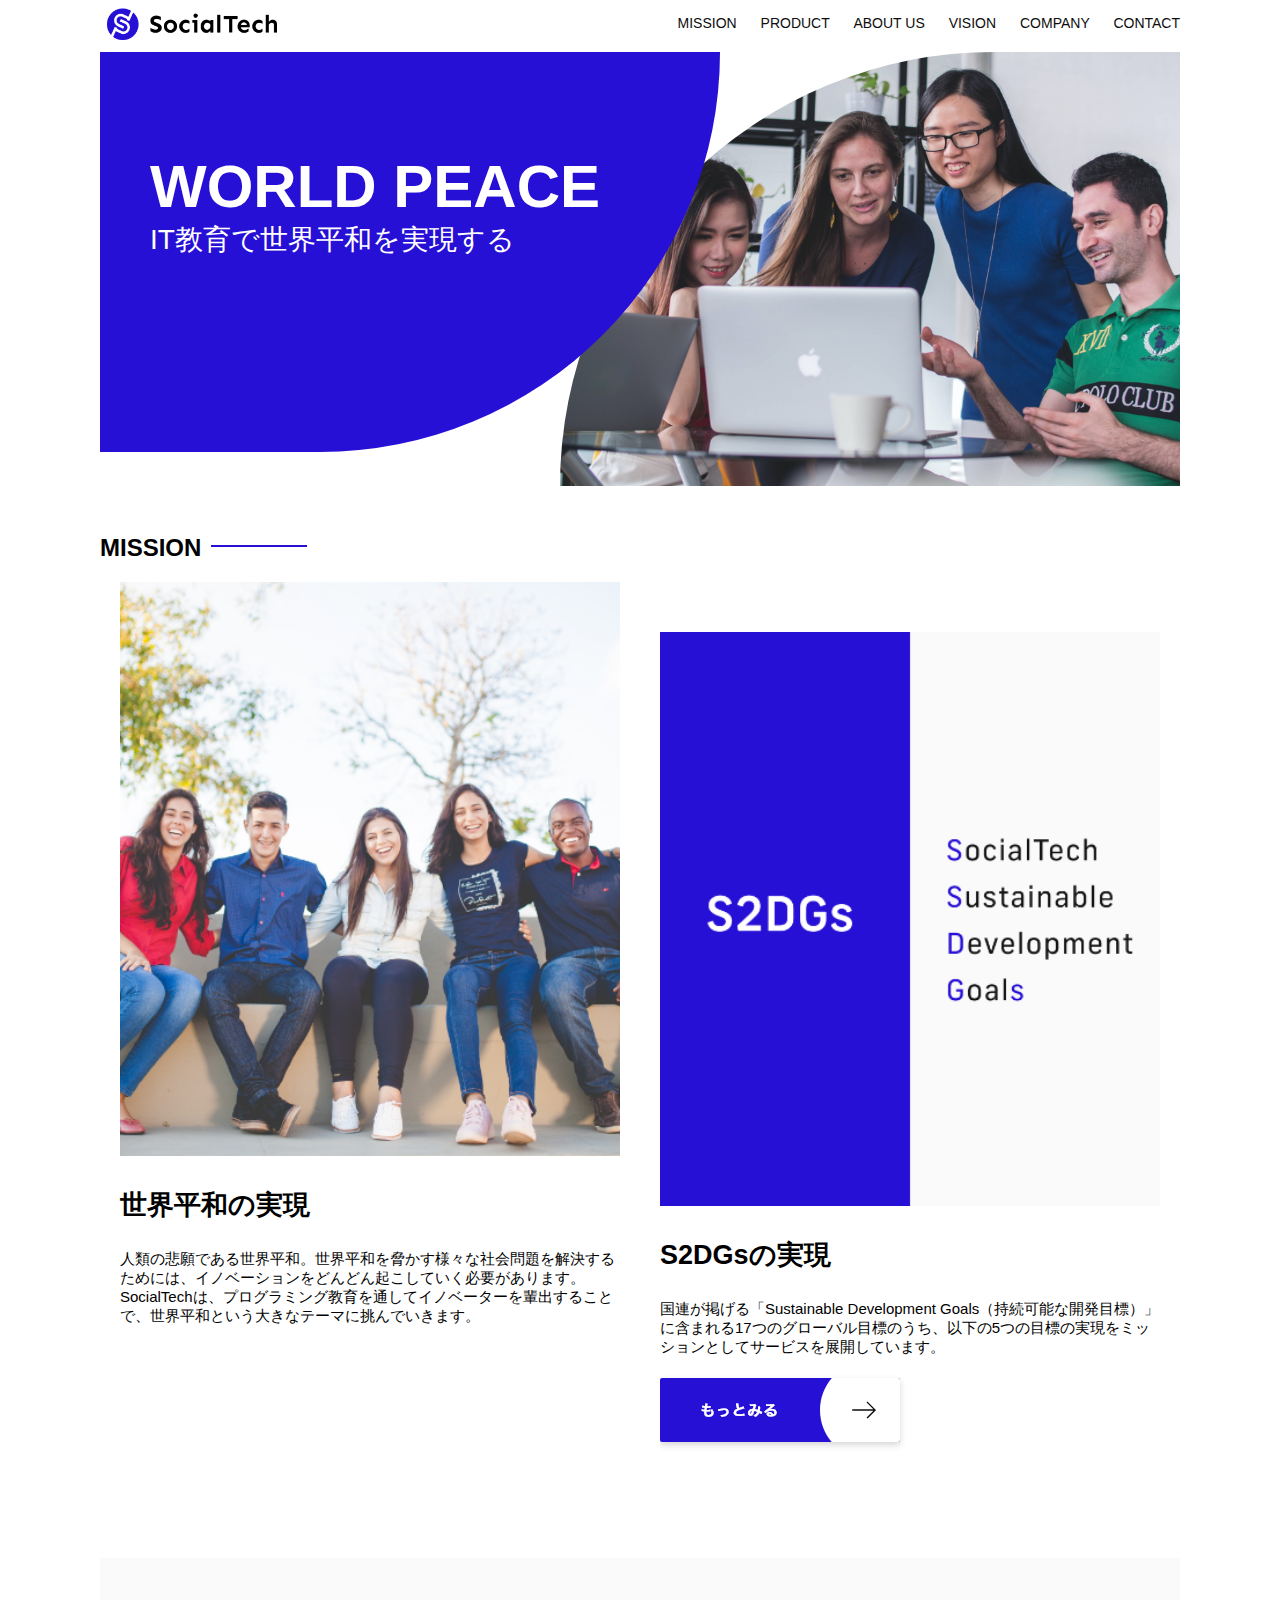
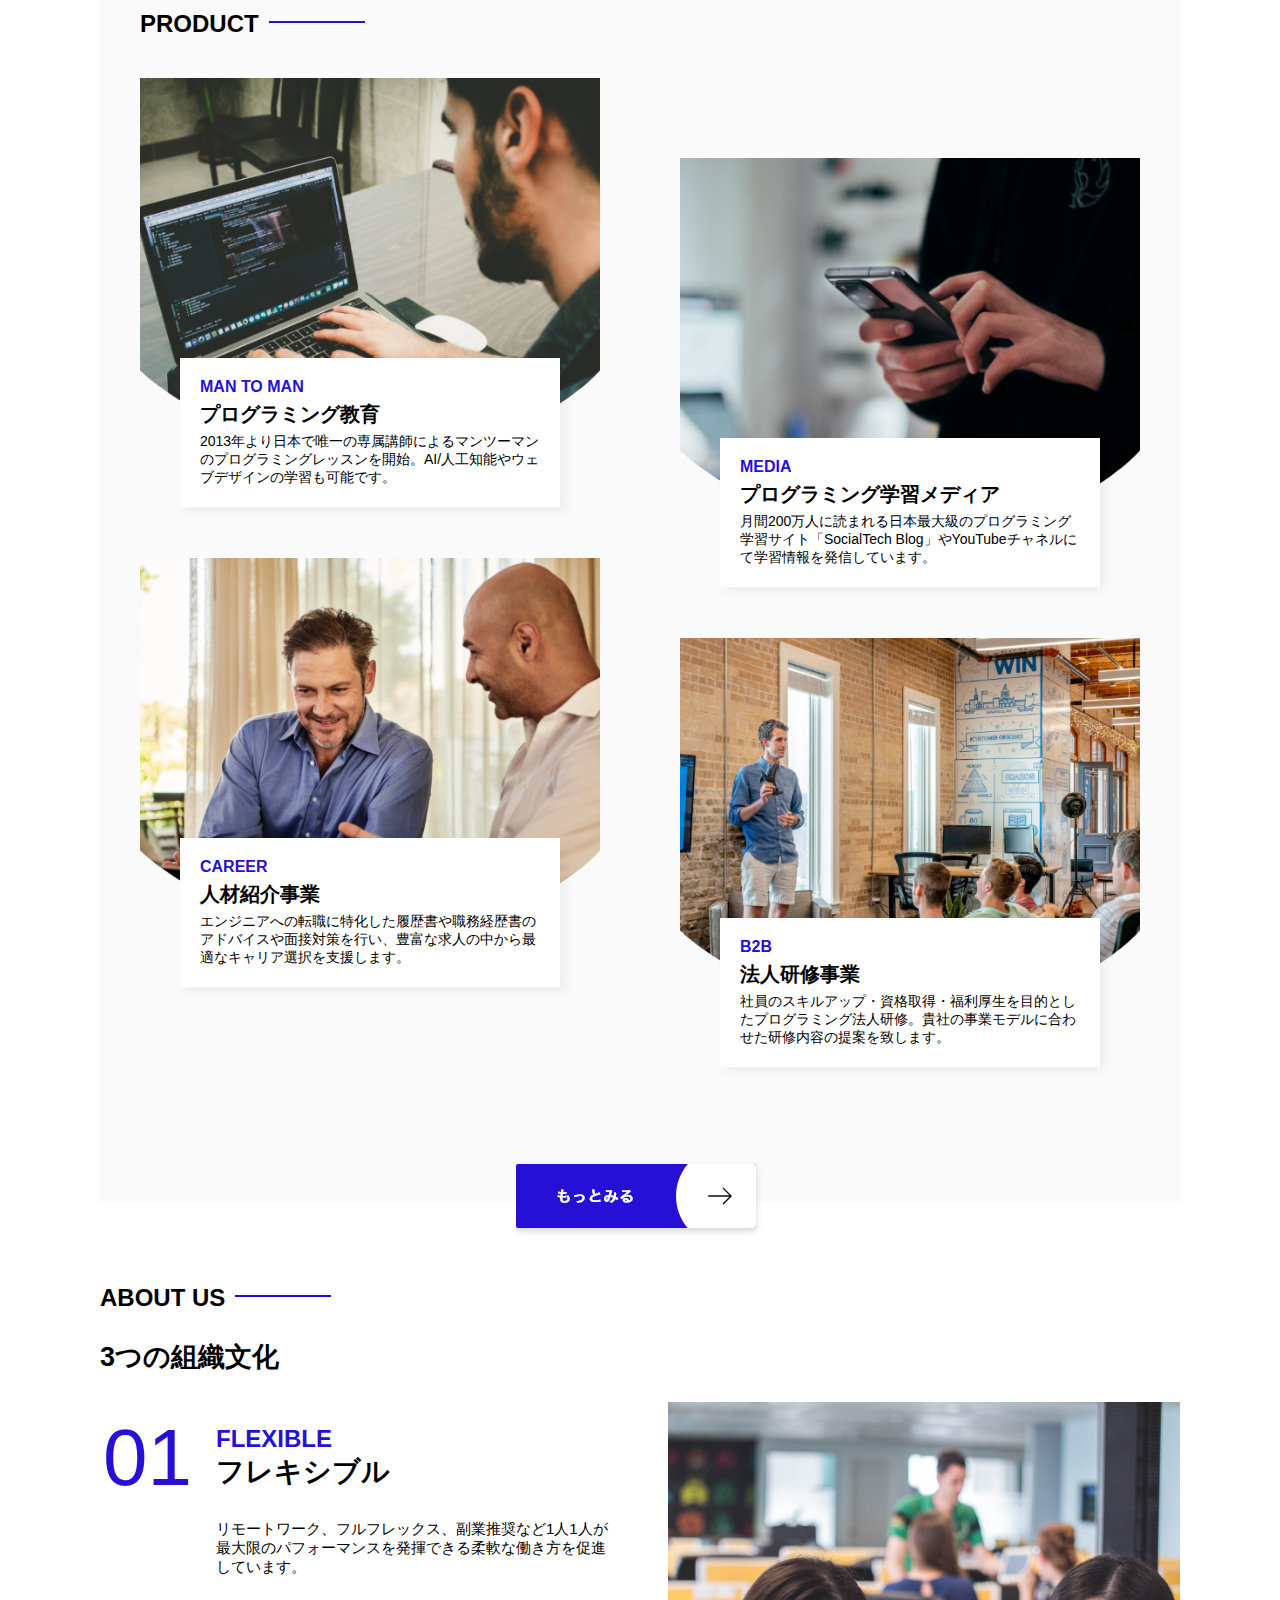
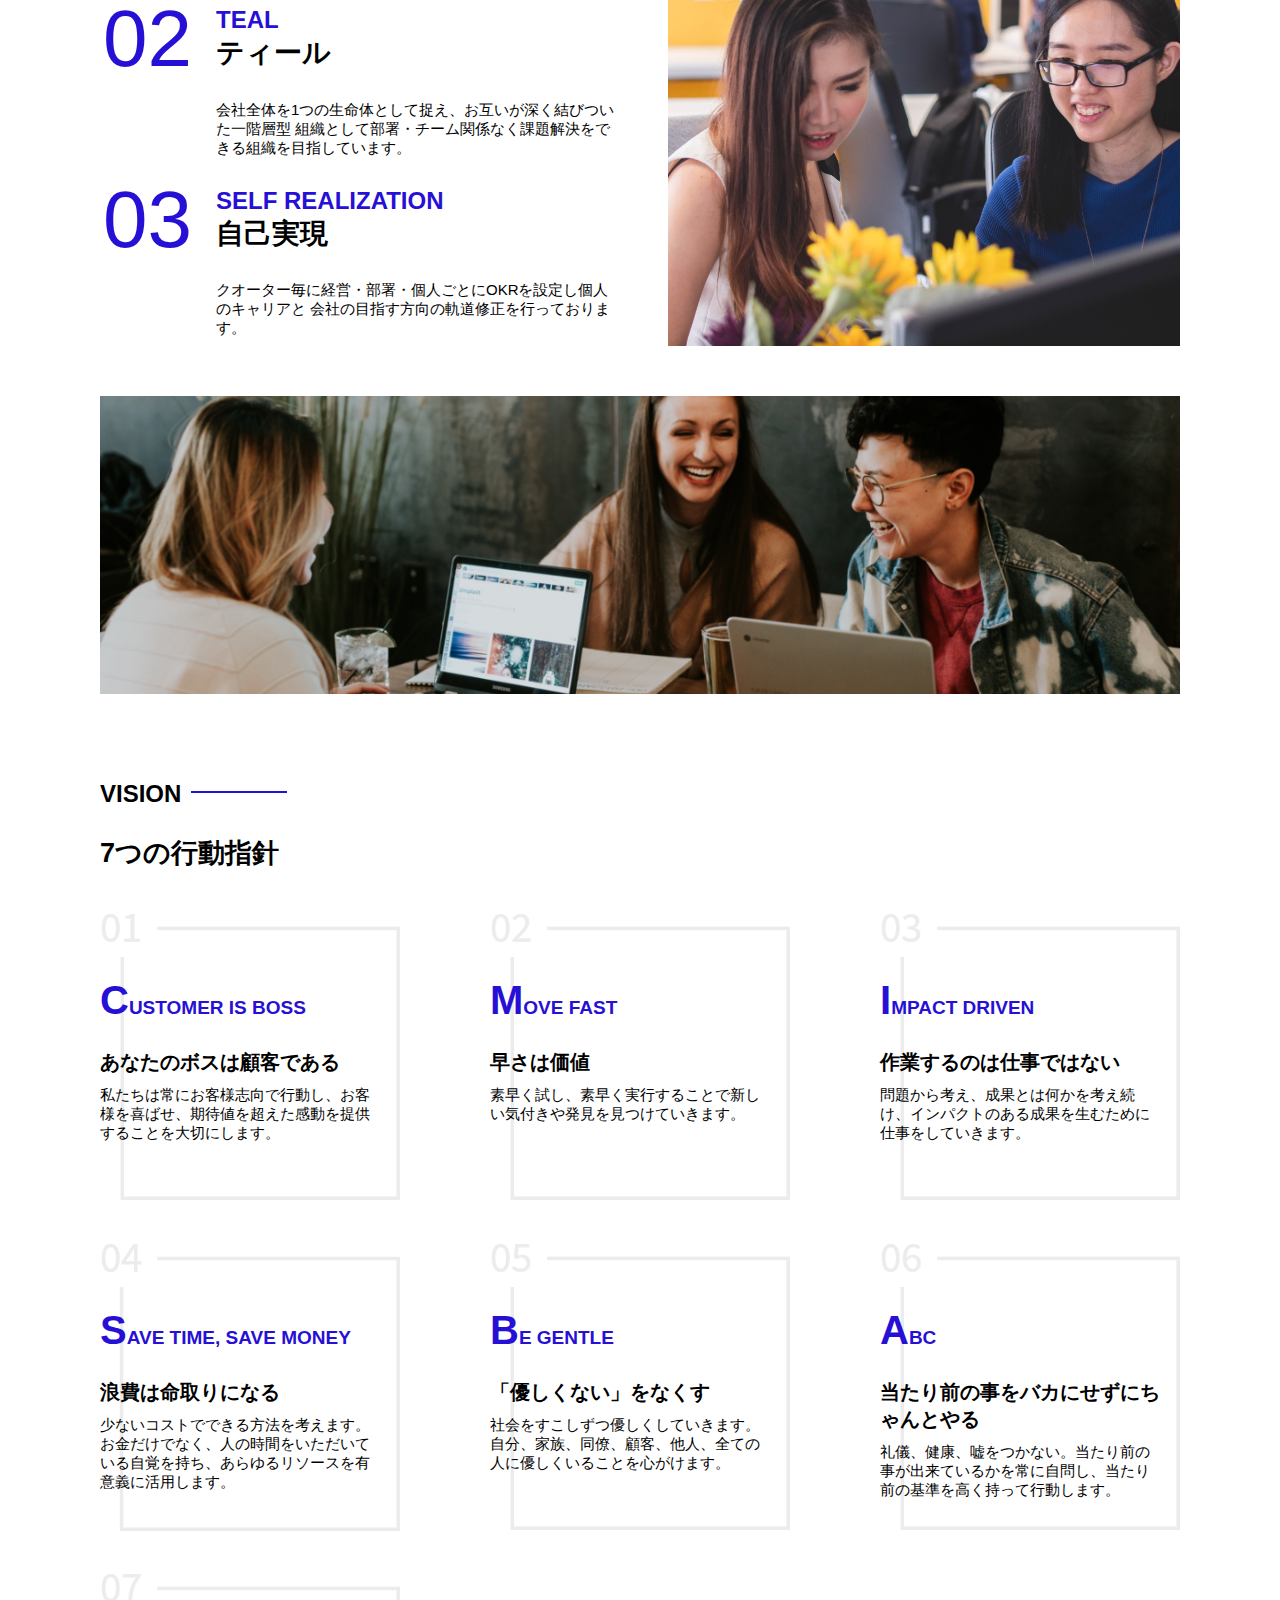
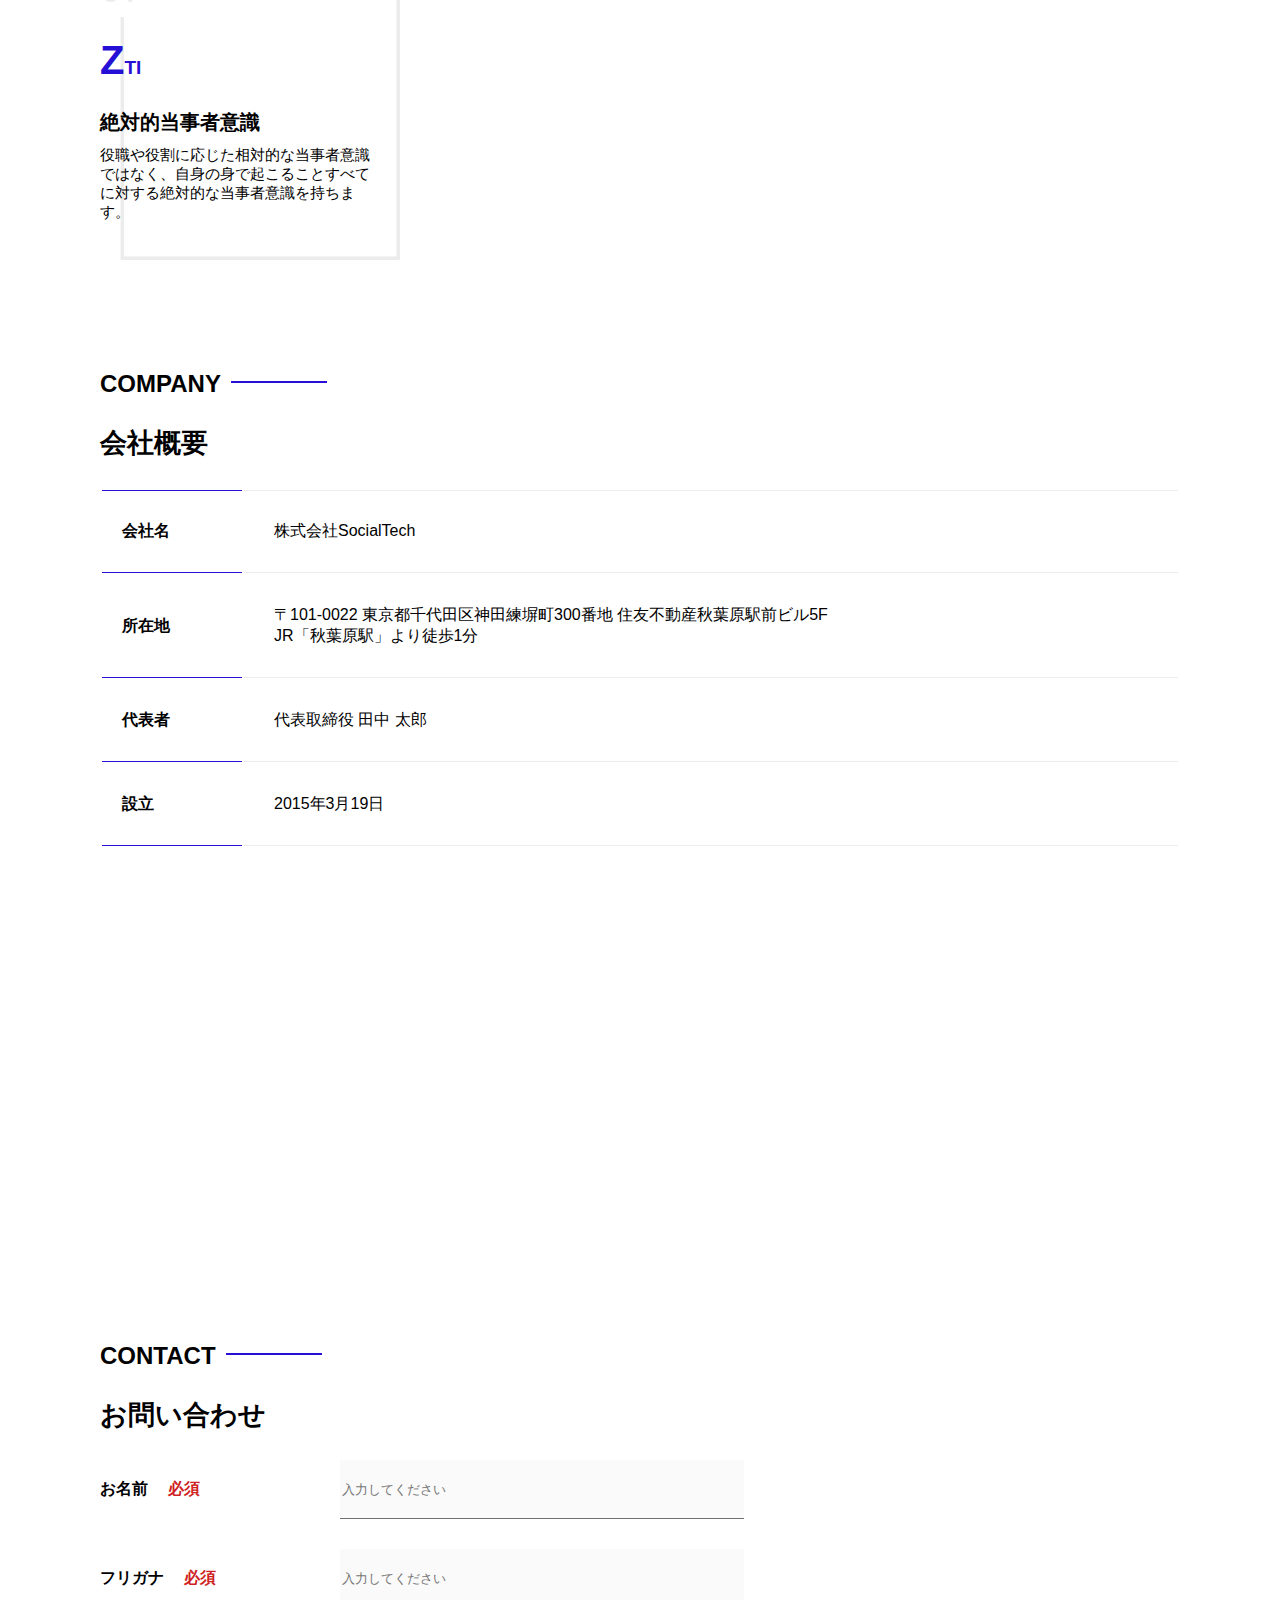
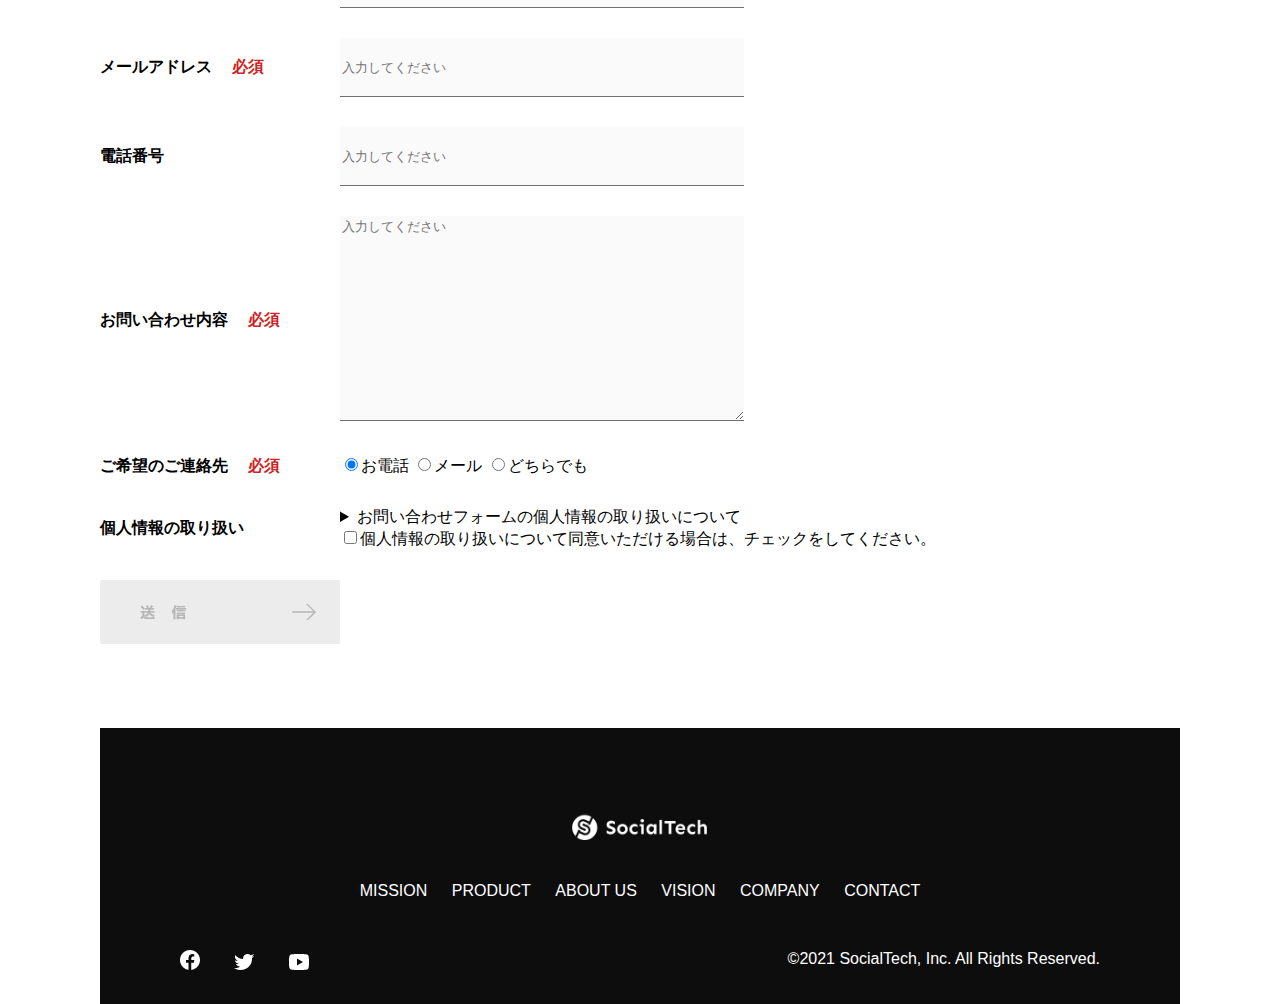
<file: index.html>
<!DOCTYPE html>
<html lang="ja">
<head>
    <title>SocialTech</title>
    <meta charset="UTF-8">
    <meta name="description" content="SocialTechはEdTech業界のリーディングカンパニーを目指します。">
    <meta name="viewport" content="width=device-width, initial-scale=1.0">
    <link rel="stylesheet" href="style.css">
</head>
<body>  
    <!--ヘッダー-->
    <header>    
        <!--ロゴ-->    
        <a href="index.html" id="logo"><img src="images/logo.png" alt="トップページに戻る"></a>
    
         <!--PC用ナビゲーション-->
         <nav id="nav-pc">
            <a href="mission.html">MISSION</a>
            <a href="product.html">PRODUCT</a>
            <a href="index.html#aboutus">ABOUT US</a>
            <a href="index.html#vision">VISION</a>
            <a href="index.html#company">COMPANY</a>
            <a href="index.html#contact">CONTACT</a>
         </nav>
         <!--スマホ用メニューボタン-->
        <img id="menu-sp" src="images/button-menu.png" alt="ナビゲーションを開く" onclick="document.getElementById('nav-sp').style.display = 'block'">   
        
        <!--スマホ用ナビゲーション-->
        <nav id="nav-sp">
            <img id="close" src="images/button-close.png" alt="ナビゲーションを閉じる"  onclick="document.getElementById('nav-sp').style.display = 'none'">
            <a id="logo-sp" href="index.html" onclick="document.getElementById('nav-sp').style.display = 'none'">
                <img src="images/logo-sp.png" alt="トップページに戻る"></a>
            <a href="mission.html" class="menu" onclick="document.getElementById('nav-sp').style.display = 'none'">MISSION</a>
            <a href="product.html" class="menu" onclick="document.getElementById('nav-sp').style.display = 'none'">PRODUCT</a>
            <a href="index.html#aboutus" class="menu" onclick="document.getElementById('nav-sp').style.display = 'none'">ABOUT US</a>
            <a href="index.html#vision" class="menu" onclick="document.getElementById('nav-sp').style.display = 'none'">VISION</a>
            <a href="index.html#company" class="menu" onclick="document.getElementById('nav-sp').style.display = 'none'">COMPANY</a>
            <a href="index.html#contact" class="menu" onclick="document.getElementById('nav-sp').style.display = 'none'">CONTACT</a>
            <div id="sns">
                <a href="https://www.facebook.com/sejuku2013"><img src="images/button-facebook.png" alt="Facebookのリンク"></a>
                <a href="https://twitter.com/samuraijuku"><img src="images/button-twitter.png" alt="Twitterのリンク"></a>
                <a href="https://www.youtube.com/channel/UCCFOQO5aDK0xXam4cUQXT8g"><img src="images/button-youtube.png" alt="Youtubeのリンク"></a>
            </div>
        </nav>
    </header>
    <main>
        <article>
            <!--メインビジュアル-->
            <section id="main-visual">
                <div id="main-message">
                    <h1>WORLD PEACE</h1>
                    <p>IT教育で世界平和を実現する</p>
                </div>
                <img src="images/index/index-main.png" alt="PCの周りに集まる多国籍の仲間たち">
            </section>
            <section id="mission">
                <h2 class="index-h2">MISSION</h2>
                <div id="mission-flex">
                  <div>
                    <img id="mission-photo" src="images/index/index-mission.png" alt="屋外のベンチで肩を組んでほほ笑む多国籍の仲間たち">
                    <h3>世界平和の実現</h3>
                    <p>
                        人類の悲願である世界平和。世界平和を脅かす様々な社会問題を解決するためには、イノベーションをどんどん起こしていく必要があります。SocialTechは、プログラミング教育を通してイノベーターを輩出することで、世界平和という大きなテーマに挑んでいきます。
                    </p>
                  </div>               
                  <div>
                    <img id="s2dgs" src="images/index/s2dgs.png" alt="S2DGs">
                    <h3>S2DGsの実現</h3>
                    <p>国連が掲げる「Sustainable Development Goals（持続可能な開発目標）」に含まれる17つのグローバル目標のうち、以下の5つの目標の実現をミッションとしてサービスを展開しています。</p>
                    <a href="mission.html">
                        <img src="images/button-more.png" alt="もっとみる">
                    </a>
                </div>
               </div>
             </section>
             <!--プロダクト-->
             <section id="product">
                <h2 class="index-h2">PRODUCT</h2>
                <div>
                    <div id="product-left">
                      <div>
                        <img class="product-photo" src="images/index/index-mantoman.png" alt="PCでコードを書く男性">
                        <div class="product-explain">
                            <span>MAN TO MAN</span>
                            <h3>プログラミング教育</h3>
                            <p>2013年より日本で唯一の専属講師によるマンツーマンのプログラミングレッスンを開始。AI/人工知能やウェブデザインの学習も可能です。</p>
                        </div>
                      </div>
                      <div>
                        <img class="product-photo" src="images/index/index-career.png" alt="談笑する二人の男性">
                        <div class="product-explain">
                            <span>CAREER</span>
                            <h3>人材紹介事業</h3>
                            <p>エンジニアへの転職に特化した履歴書や職務経歴書のアドバイスや面接対策を行い、豊富な求人の中から最適なキャリア選択を支援します。</p>
                        </div>
                      </div>
                    </div>
                    <div id="product-right">
                        <div>
                          <img class="product-photo" src="images/index/index-media.png" alt="スマートフォンを操作する人">
                          <div class="product-explain">
                              <span>MEDIA</span>
                              <h3>プログラミング学習メディア</h3>
                              <p>月間200万人に読まれる日本最大級のプログラミング学習サイト「SocialTech Blog」やYouTubeチャネルにて学習情報を発信しています。</p>
                          </div>
                        </div>
                        <div>
                          <img class="product-photo" src="images/index/index-b2b.png" alt="講師の男性と複数の聴衆生">
                          <div class="product-explain">
                              <span>B2B</span>
                              <h3>法人研修事業</h3>
                              <p>社員のスキルアップ・資格取得・福利厚生を目的としたプログラミング法人研修。貴社の事業モデルに合わせた研修内容の提案を致します。</p>
                          </div>
                        </div>
                      </div>
                </div>
                <div>
                    <a href="product.html" id="product-more">
                      <img src="images/button-more.png" alt="もっとみる"></a>
                </div>

             </section>
             <!--ABOUT US-->
             <section id="aboutus">
                <h2 class="index-h2">ABOUT US</h2>
                <h3>3つの組織文化</h3>
                <div>
                    <table class="culture-table">
                        <tr>
                            <td>
                                <span class="culture-num">01</span>
                            </td>
                            <td>
                                <span class="culture-en">FLEXIBLE</span>
                                <span class="culture-jp">フレキシブル</span>
                            </td>
                        </tr>
                        <tr>
                            <td>
                             <!--空のセル--> 
                            </td>
                            <td>
                                <p class="culture-description">
                                    リモートワーク、フルフレックス、副業推奨など1人1人が最大限のパフォーマンスを発揮できる柔軟な働き方を促進しています。
                                </p>
                            </td>
                        </tr>
                        <tr>
                            <td>
                                <span class="culture-num">02</span>
                            </td>
                            <td>
                                <span class="culture-en">TEAL</span>
                                <span class="culture-jp">ティール</span>
                            </td>
                        </tr>
                        <tr>
                            <td>
                             <!--空のセル--> 
                            </td>
                            <td>
                                <p class="culture-description">
                                    会社全体を1つの生命体として捉え、お互いが深く結びついた一階層型
                                    組織として部署・チーム関係なく課題解決をできる組織を目指しています。
                                </p>
                            </td>
                        </tr>
                        <tr>
                            <td>
                                <span class="culture-num">03</span>
                            </td>
                            <td>
                                <span class="culture-en">SELF REALIZATION</span>
                                <span class="culture-jp">自己実現</span>
                            </td>
                        </tr>
                        <tr>
                            <td>
                             <!--空のセル--> 
                            </td>
                            <td>
                                <p class="culture-description">
                                    クオーター毎に経営・部署・個人ごとにOKRを設定し個人のキャリアと
                                    会社の目指す方向の軌道修正を行っております。
                                </p>
                            </td>
                        </tr>
                    </table> 
                      <img class="culture-img" src="images/index/index-aboutus1.png" alt="談笑する二人の女性">                                    
                </div>
                   <img class="culture-img2" src="images/index/index-aboutus2.png" alt="談笑する三人の男女" >
             </section>
             <!-- VISION -->
             <section id="vision">
                <h2 class="index-h2">VISION</h2>
                <h3>7つの行動指針</h3>
                  <div>
                    <div class="vision-box">
                        <img src="images/index/vision-01.png" alt="01">
                        <span>
                            <h4>CUSTOMER IS BOSS</h4>
                            <h5>あなたのボスは顧客である</h5>
                            <p>私たちは常にお客様志向で行動し、お客様を喜ばせ、期待値を超えた感動を提供することを大切にします。</p>
                        </span>
                    </div>
                    <div class="vision-box">
                        <img src="images/index/vision-02.png" alt="02">
                        <span>
                            <h4>MOVE FAST</h4>
                            <h5>早さは価値</h5>
                            <p>素早く試し、素早く実行することで新しい気付きや発見を見つけていきます。</p>
                        </span>
                    </div>
                    <div class="vision-box">
                        <img src="images/index/vision-03.png" alt="03">
                        <span>
                            <h4>IMPACT DRIVEN</h4>
                            <h5>作業するのは仕事ではない</h5>
                            <p>問題から考え、成果とは何かを考え続け、インパクトのある成果を生むために仕事をしていきます。</p>
                        </span>
                    </div>
                    <div class="vision-box">
                        <img src="images/index/vision-04.png" alt="04">
                        <span>
                            <h4>SAVE TIME, SAVE MONEY</h4>
                            <h5>浪費は命取りになる</h5>
                            <p>少ないコストでできる方法を考えます。お金だけでなく、人の時間をいただいている自覚を持ち、あらゆるリソースを有意義に活用します。</p>
                        </span>
                    </div>
                    <div class="vision-box">
                        <img src="images/index/vision-05.png" alt="05">
                        <span>
                            <h4>BE GENTLE</h4>
                            <h5>「優しくない」をなくす</h5>
                            <p>社会をすこしずつ優しくしていきます。自分、家族、同僚、顧客、他人、全ての人に優しくいることを心がけます。</p>
                        </span>
                    </div>
                    <div class="vision-box">
                        <img src="images/index/vision-06.png" alt="06">
                        <span>
                            <h4>ABC</h4>
                            <h5>当たり前の事をバカにせずにちゃんとやる</h5>
                            <p>礼儀、健康、嘘をつかない。当たり前の事が出来ているかを常に自問し、当たり前の基準を高く持って行動します。</p>
                        </span>
                    </div>
                    <div class="vision-box">
                        <img src="images/index/vision-07.png" alt="07">
                        <span>
                            <h4>ZTI</h4>
                            <h5>絶対的当事者意識</h5>
                            <p>役職や役割に応じた相対的な当事者意識ではなく、自身の身で起こることすべてに対する絶対的な当事者意識を持ちます。</p>
                        </span>
                    </div>
                  </div>
             </section>
             <!--COMPANY-->
             <section id="company">
                <h2 class="index-h2">COMPANY</h2>
                <h3>会社概要</h3>
                <table id="company-table">
                    <tr>
                        <th class="tableheader-first">会社名</th>
                        <td class="cell-first">株式会社SocialTech</td>
                    </tr>                    
                    <tr>
                        <th class="tableheader">所在地</th>
                        <td class="cell">〒101-0022 東京都千代田区神田練塀町300番地 住友不動産秋葉原駅前ビル5F<br>JR「秋葉原駅」より徒歩1分</td>
                    </tr>
                    <tr>
                        <th class="tableheader">代表者</th>
                        <td class="cell">代表取締役 田中 太郎</td>
                    </tr>
                    <tr>
                        <th class="tableheader">設立</th>
                        <td class="cell">2015年3月19日</td> 
                    </tr>
                </table>
                <iframe
                  src="https://www.google.com/maps/embed?pb=!1m14!1m8!1m3!1d12960.275416078066!2d139.7746526!3d35.6999232!3m2!1i1024!2i768!4f13.1!3m3!1m2!1s0x60188fee13660e23%3A0x77137876edf742ac!2z5L2P5Y-L5LiN5YuV55Sj56eL6JGJ5Y6f6aeF5YmN44OT44Or!5e0!3m2!1sja!2sjp!4v1715310159883!5m2!1sja!2sjp" width="600" height="450" style="border:0;" allowfullscreen="" loading="lazy" referrerpolicy="no-referrer-when-downgrade">
                  style= "border:0;" allowfullscreen="" loading="lazy" >
                </iframe> 
             </section>
             <!--お問い合わせフォーム-->
             <section id="contact">
                <h2 class="index-h2">CONTACT</h2>
                <h3>お問い合わせ</h3>
                <form>
                    <div>
                        <div class="contact-heading">
                            <label class="contact-label">お名前<span class="contact-span">必須</span></label>
                        </div>
                        <div>
                            <input type="text" name="name" placeholder="入力してください" class="contact-textbox">
                        </div>
                    </div>
                    <div>
                        <div class="contact-heading">
                            <label class="contact-label">フリガナ<span class="contact-span">必須</span></label>
                        </div>
                        <div>
                            <input type="text" name="hurigana" placeholder="入力してください" class="contact-textbox">
                        </div>
                    </div>
                    <div>
                        <div class="contact-heading">
                            <label class="contact-label">メールアドレス<span class="contact-span">必須</span></label>
                        </div>
                        <div>
                            <input type="text" name="email" placeholder="入力してください" class="contact-textbox">
                        </div>
                    </div>
                    <div>
                        <div class="contact-heading">
                            <label class="contact-label">電話番号</label>
                        </div>
                        <div>
                            <input type="text" name="tel" placeholder="入力してください" class="contact-textbox">
                        </div>
                    </div>
                    <div>
                        <div class="contact-heading">
                            <label class="contact-label">お問い合わせ内容<span class="contact-span">必須</span></label>
                        </div>
                        <div>
                            <textarea name="message" placeholder="入力してください" class="contact-textarea"></textarea>
                        </div>
                    </div>
                    <div>
                        <div class="contact-heading">
                            <label class="contact-label">ご希望のご連絡先<span class="contact-span">必須</span></label>
                        </div>
                        <div>
                            <input class="radiobutton" type="radio" name="contact" value="tel" checked><label>お電話</label>
                            <input class="radiobutton" type="radio" name="contact" value="mail" ><label>メール</label>
                            <input class="radiobutton" type="radio" name="contact" value="both" ><label>どちらでも</label>
                        </div>
                    </div>
                    <div>
                        <div class="contact-heading">
                            <label class="contact-label">個人情報の取り扱い</label>
                        </div>
                        <div>
                            <details>
                                <summary>お問い合わせフォームの個人情報の取り扱いについて</summary>
                                <div>
                                    <span>１．組織の名称又は氏名</span><br>
                                    株式会社SocialTech<br><br>
                                    <span>２．個人情報保護管理者（若しくはその代理人）の氏名又は職名、所属及び連絡先
                                        鈴木 一郎 コーポレート部</span><br>
                                        メールアドレス：samurai@example.com<br>
                                        TEL：03-1234-5678<br>
                                    <span>３．個人情報の利用目的</span><br>
                                    ・本サービス及び本サービスに関連する情報の提供又はそれらに関する連絡のため<br>
                                    ・ユーザーの本人確認のため<br>
                                    ・当社サービスのご案内のため<br>
                                    ・当社の商品等の広告または宣伝（電子メールによるものを含むものとします。）<br><br>
                                    <span>４．個人情報の取り扱い業務の委託</span><br>
                                    個人情報の取扱業務の全部または一部を外部に業務委託する場合があります。<br>
                                    その際、弊社は、個人情報を適切に保護できる管理体制を敷き実行していることを条件として<br>
                                    委託先を厳選したうえで、機密保持契約を委託先と締結し、お客様の個人情報を厳密に管理させます。<br><br>
                                    <span>５．個人情報の開示等の請求</span><br>
                                    お客様は、弊社に対してご自身の個人情報の開示等（利用目的の通知、開示、内容の訂正・追加・削除、利用の停止または消去、第三者への提供の停止）に関して、当社問合わせ窓口に申し出ることができます。<br>
                                    その際、弊社はお客様ご本人を確認させていただいたうえで、合理的な期間内に対応いたします。<br><br>
                                    なお、個人情報に関する弊社問合わせ先は、次の通りです。<br><br>
                                    株式会社SocialTech　個人情報問合せ窓口<br>
                                    〒101-0022 東京都千代田区神田練塀町300番地 住友不動産秋葉原駅前ビル5F<br>
                                    メールアドレス：samurai@example.com　TEL：03-1234-5678<br><br>                
                                    <span>６．個人情報を提供されることの任意性について</span><br><br>
                                    お客様がご自身の個人情報を弊社に提供されるか否かは、お客様のご判断によりますが、もしご提供されない場合には、適切なサービスが提供できない場合がありますので予めご了承ください。
                                    </div>
                            </details>
                            <input type="checkbox" name="agree"><span>個人情報の取り扱いについて同意いただける場合は、チェックをしてください。</span>
                        </div>
                    </div>
                    <input type="image" src="images/button-submit.png" alt="送信する">
                </form>
            </section>
           </article>
         </main>       
       <footer>
        <div id="footer-logo">
            <img src="images/logo-sp.png" alt="SocialTech">
        </div>
        <div id="footer-link">
            <a href="mission.html">MISSION</a>
            <a href="product.html">PRODUCT</a>
            <a href="index.html#aboutus">ABOUT US</a>
            <a href="index.html#vision">VISION</a>
            <a href="index.html#company">COMPANY</a>
            <a href="index.html#contact">CONTACT</a>
        </div>
        <div id="sns-footer">
            <a href="https://www.facebook.com/sejuku2013"><img src="images/button-facebook.png" alt="Facebookのリンク"></a>
            <a href="https://twitter.com/samuraijuku"><img src="images/button-twitter.png" alt="twitterのリンク"></a>
            <a href="https://www.youtube.com/channel/UCCFOQO5aDK0xXam4cUQXT8g"><img src="images/button-youtube.png" alt="youtubeのリンク"></a>
            <span id="copyright">&copy;2021 SocialTech, Inc. All Rights Reserved. </span>
        </div>
       </footer>
    </body>
</html>
</file>
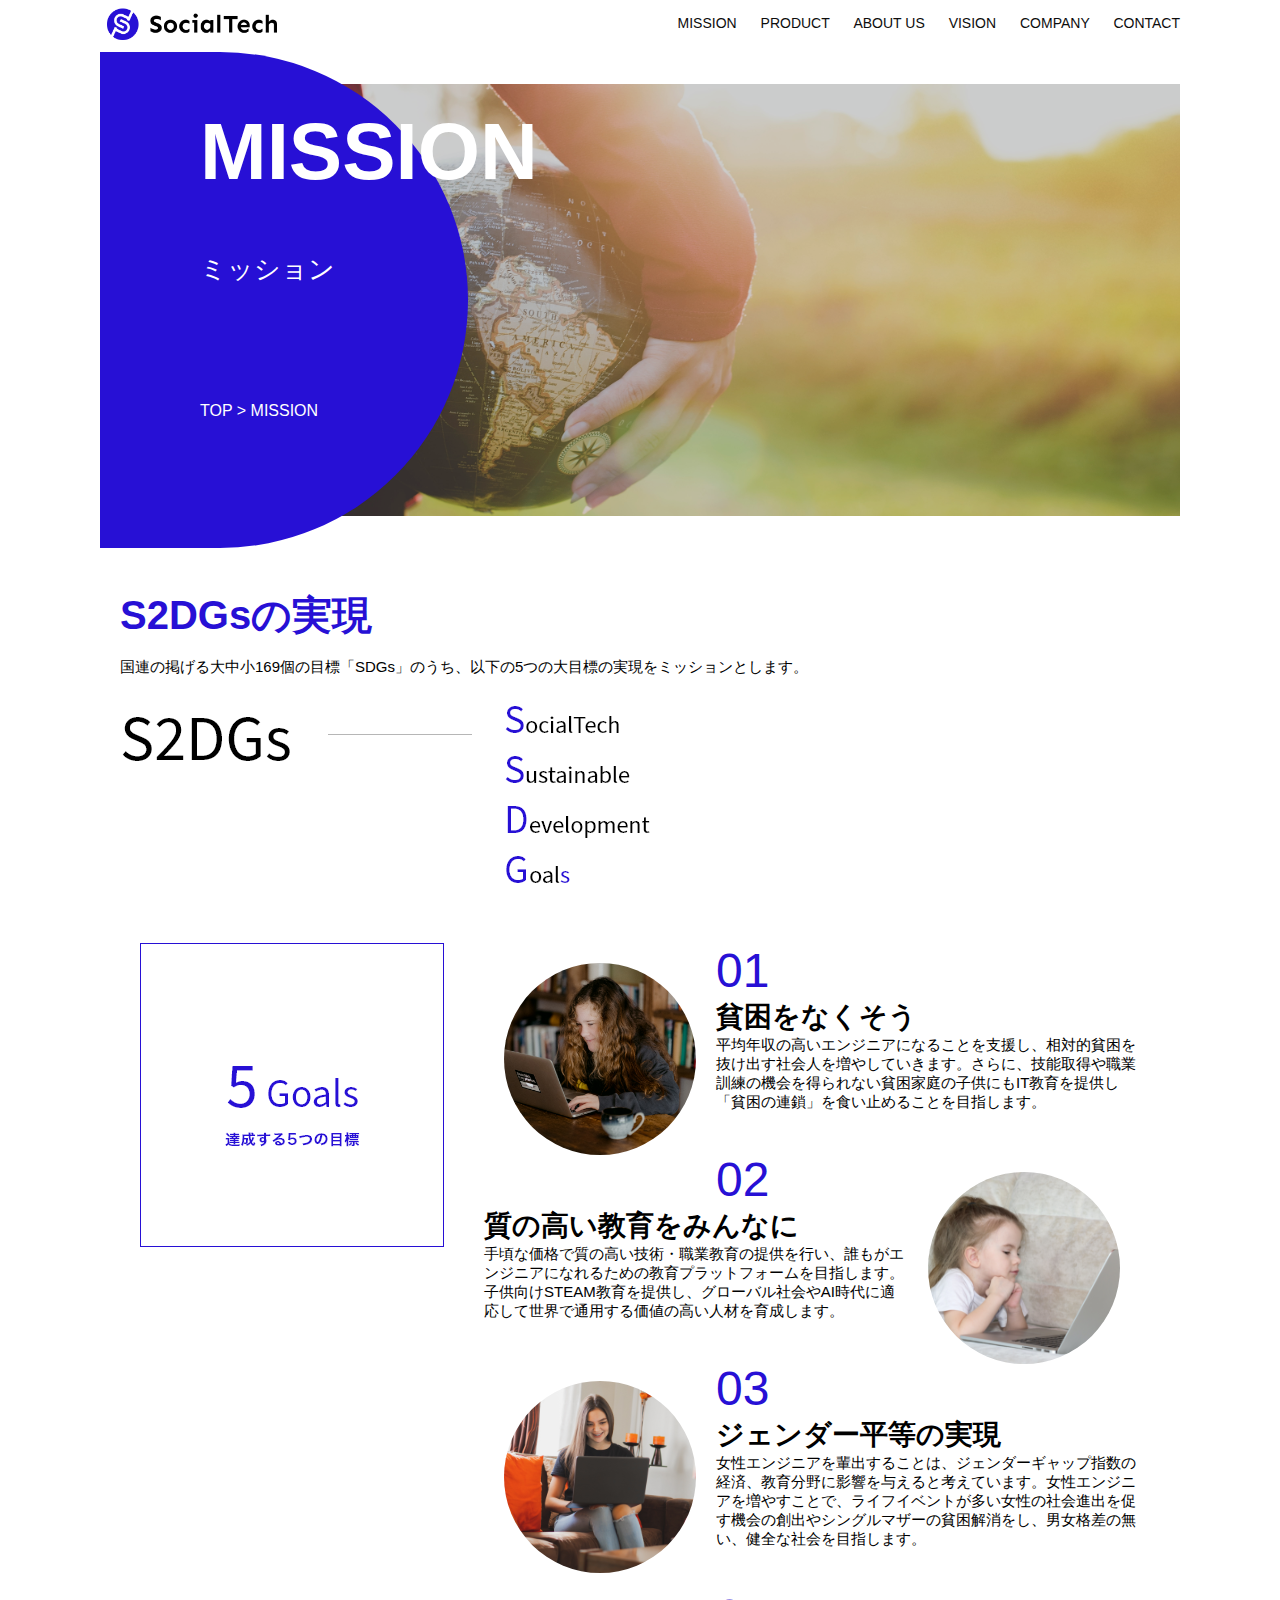
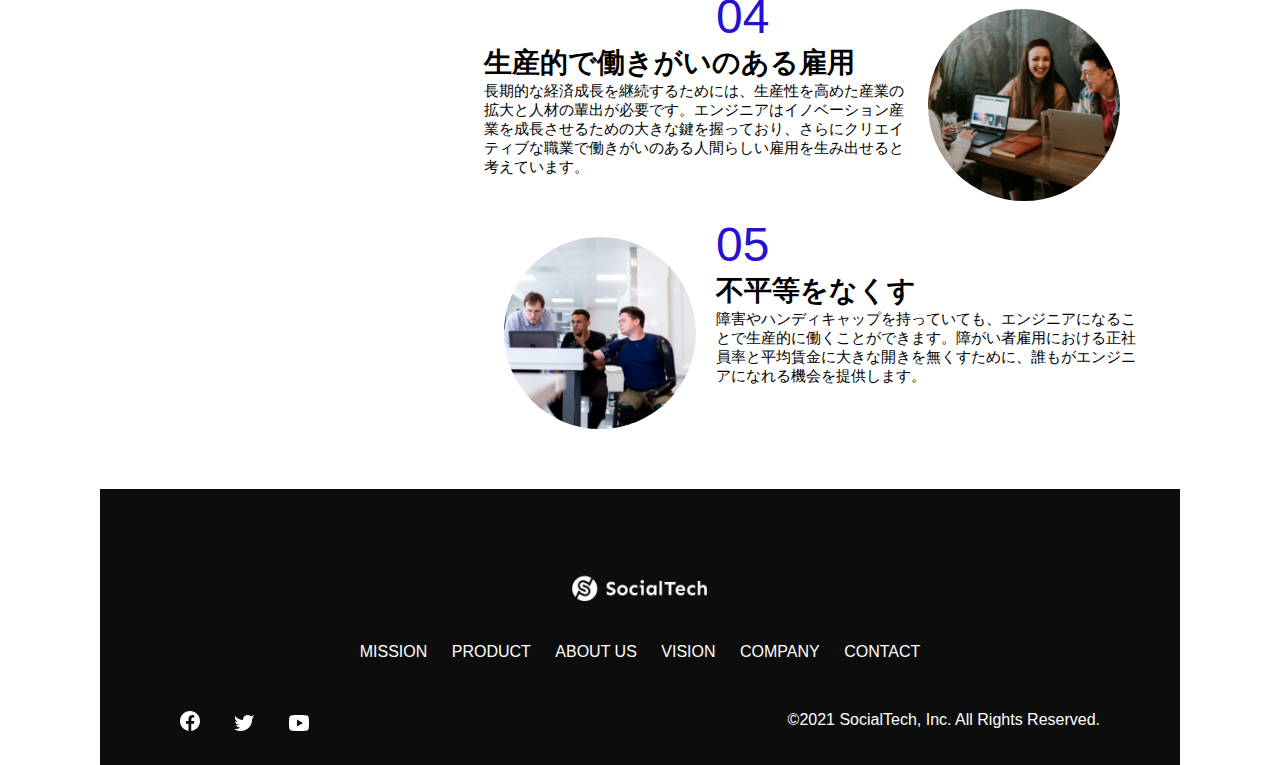
<file: mission.html>
<!DOCTYPE html>
<html lang="ja">
<head>
    <meta charset="UTF-8">

    <meta name="viewport" content="width=device-width, initial-scale=1.0">
    <title>SocialTech - MISSION ミッション -</title>
    <meta name="description" content="SocialTechが目指す5つの目標（S2DGs）を紹介します">
<link rel="stylesheet" href="style.css">
</head>
<body>
    <!-- ヘッダー -->
  <header>
            <!-- ロゴ -->    
            <a href="index.html" id="logo"><img src="images/logo.png" alt="トップページに戻る"></a>
            
            <!--PC用ナビゲーション-->
            <nav id="nav-pc">
            <a href="mission.html">MISSION</a>
            <a href="product.html">PRODUCT</a>
            <a href="index.html#aboutus">ABOUT US</a>
            <a href="index.html#vision">VISION</a>
            <a href="index.html#company">COMPANY</a>
            <a href="index.html#contact">CONTACT</a>
            </nav>
            <!--スマホ用メニューボタン-->
        <img id="menu-sp" src="images/button-menu.png" alt="ナビゲーションを開く" onclick="document.getElementById('nav-sp').style.display = 'block'">   
        
        <!--スマホ用ナビゲーション-->
        <nav id="nav-sp">
            <img id="close" src="images/button-close.png" alt="ナビゲーションを閉じる"  onclick="document.getElementById('nav-sp').style.display = 'none'">
            <a id="logo-sp" href="index.html" onclick="document.getElementById('nav-sp').style.display = 'none'">
                <img src="images/logo-sp.png" alt="トップページに戻る"></a>
            <a href="mission.html" class="menu" onclick="document.getElementById('nav-sp').style.display = 'none'">MISSION</a>
            <a href="product.html" class="menu" onclick="document.getElementById('nav-sp').style.display = 'none'">PRODUCT</a>
            <a href="index.html#aboutus" class="menu" onclick="document.getElementById('nav-sp').style.display = 'none'">ABOUT US</a>
            <a href="index.html#vision" class="menu" onclick="document.getElementById('nav-sp').style.display = 'none'">VISION</a>
            <a href="index.html#company" class="menu" onclick="document.getElementById('nav-sp').style.display = 'none'">COMPANY</a>
            <a href="index.html#contact" class="menu" onclick="document.getElementById('nav-sp').style.display = 'none'">CONTACT</a>
            <div id="sns">
                <a href="https://www.facebook.com/sejuku2013"><img src="images/button-facebook.png" alt="Facebookのリンク"></a>
                <a href="https://twitter.com/samuraijuku"><img src="images/button-twitter.png" alt="Twitterのリンク"></a>
                <a href="https://www.youtube.com/channel/UCCFOQO5aDK0xXam4cUQXT8g"><img src="images/button-youtube.png" alt="Youtubeのリンク"></a>
            </div>
        </nav> 
  </header>
  <main>
    <article>
        <section id="mission-main">
            <div id="mission-title">
                <h1>MISSION</h1>
                <span>ミッション</span>
                <div>TOP > MISSION</div>
            </div>
        </section>
        <section id="mission-s2dgs">
            <h2 class="mission-h2">S2DGsの実現</h2>
            <p>国連の掲げる大中小169個の目標「SDGs」のうち、以下の5つの大目標の実現をミッションとします。</p>
            <img  src="images/mission/mission-s2dgs.png" alt="S2DGs">
        </section>
        <section id="mission-5goals">
            <div>
                <img id="s2dgs-image" src="images/mission/mission-5goals.png" alt="5Goals">
            </div>
            <div>
                <div>
                    <img class="fivegoals-image-left"  src="images/mission/mission-5goals01.png" alt="PCを操作する女の子">
                    <span class="fivegoals-number">01</span>
                    <h3 class="fivegoals-h3">貧困をなくそう</h3>
                    <p class="fivegoals-p">
                        平均年収の高いエンジニアになることを支援し、相対的貧困を抜け出す社会人を増やしていきます。さらに、技能取得や職業訓練の機会を得られない貧困家庭の子供にもIT教育を提供し「貧困の連鎖」を食い止めることを目指します。
                    </p>
                </div>
                <div>
                    <img class="fivegoals-image-right"  src="images/mission/mission-5goals02.png" alt="PCを見つめる小さい女の子">
                    <span class="fivegoals-number">02</span>
                    <h3 class="fivegoals-h3">質の高い教育をみんなに</h3>
                    <p class="fivegoals-p">
                        手頃な価格で質の高い技術・職業教育の提供を行い、誰もがエンジニアになれるための教育プラットフォームを目指します。子供向けSTEAM教育を提供し、グローバル社会やAI時代に適応して世界で通用する価値の高い人材を育成します。
                    </p>
                </div>
                <div>
                    <img class="fivegoals-image-left"  src="images/mission/mission-5goals03.png" alt="PCを操作する女性">
                    <span class="fivegoals-number">03</span>
                    <h3 class="fivegoals-h3">ジェンダー平等の実現</h3>
                    <p class="fivegoals-p">
                        女性エンジニアを輩出することは、ジェンダーギャップ指数の経済、教育分野に影響を与えると考えています。女性エンジニアを増やすことで、ライフイベントが多い女性の社会進出を促す機会の創出やシングルマザーの貧困解消をし、男女格差の無い、健全な社会を目指します。                       
                    </p>
                </div>
                <div>
                    <img class="fivegoals-image-right"  src="images/mission/mission-5goals04.png" alt="笑顔で話し合う三人の男女">
                    <span class="fivegoals-number">04</span>
                    <h3 class="fivegoals-h3">生産的で働きがいのある雇用</h3>
                    <p class="fivegoals-p">
                        長期的な経済成長を継続するためには、生産性を高めた産業の拡大と人材の輩出が必要です。エンジニアはイノベーション産業を成長させるための大きな鍵を握っており、さらにクリエイティブな職業で働きがいのある人間らしい雇用を生み出せると考えています。                      
                    </p>
                </div>
                <div>
                    <img class="fivegoals-image-left"  src="images/mission/mission-5goals05.png" alt="障害を持つ男性が生き生きと働く様子">
                    <span class="fivegoals-number">05</span>
                    <h3 class="fivegoals-h3">不平等をなくす</h3>
                    <p class="fivegoals-p">
                        障害やハンディキャップを持っていても、エンジニアになることで生産的に働くことができます。障がい者雇用における正社員率と平均賃金に大きな開きを無くすために、誰もがエンジニアになれる機会を提供します。                       
                    </p>
                </div>

            </div>



        </section>
    </article>
  </main>
  <footer>
        <div id="footer-logo">
            <img src="images/logo-sp.png" alt="SocialTech">
        </div>
        <div id="footer-link">
            <a href="mission.html">MISSION</a>
            <a href="product.html">PRODUCT</a>
            <a href="index.html#aboutus">ABOUT US</a>
            <a href="index.html#vision">VISION</a>
            <a href="index.html#company">COMPANY</a>
            <a href="index.html#contact">CONTACT</a>
        </div>
        <div id="sns-footer">
            <a href="https://www.facebook.com/sejuku2013"><img src="images/button-facebook.png" alt="Facebookのリンク"></a>
            <a href="https://twitter.com/samuraijuku"><img src="images/button-twitter.png" alt="twitterのリンク"></a>
            <a href="https://www.youtube.com/channel/UCCFOQO5aDK0xXam4cUQXT8g"><img src="images/button-youtube.png" alt="youtubeのリンク"></a>
            <span id="copyright">&copy;2021 SocialTech, Inc. All Rights Reserved. </span>
        </div>

  </footer>
</body>
</html>
</file>
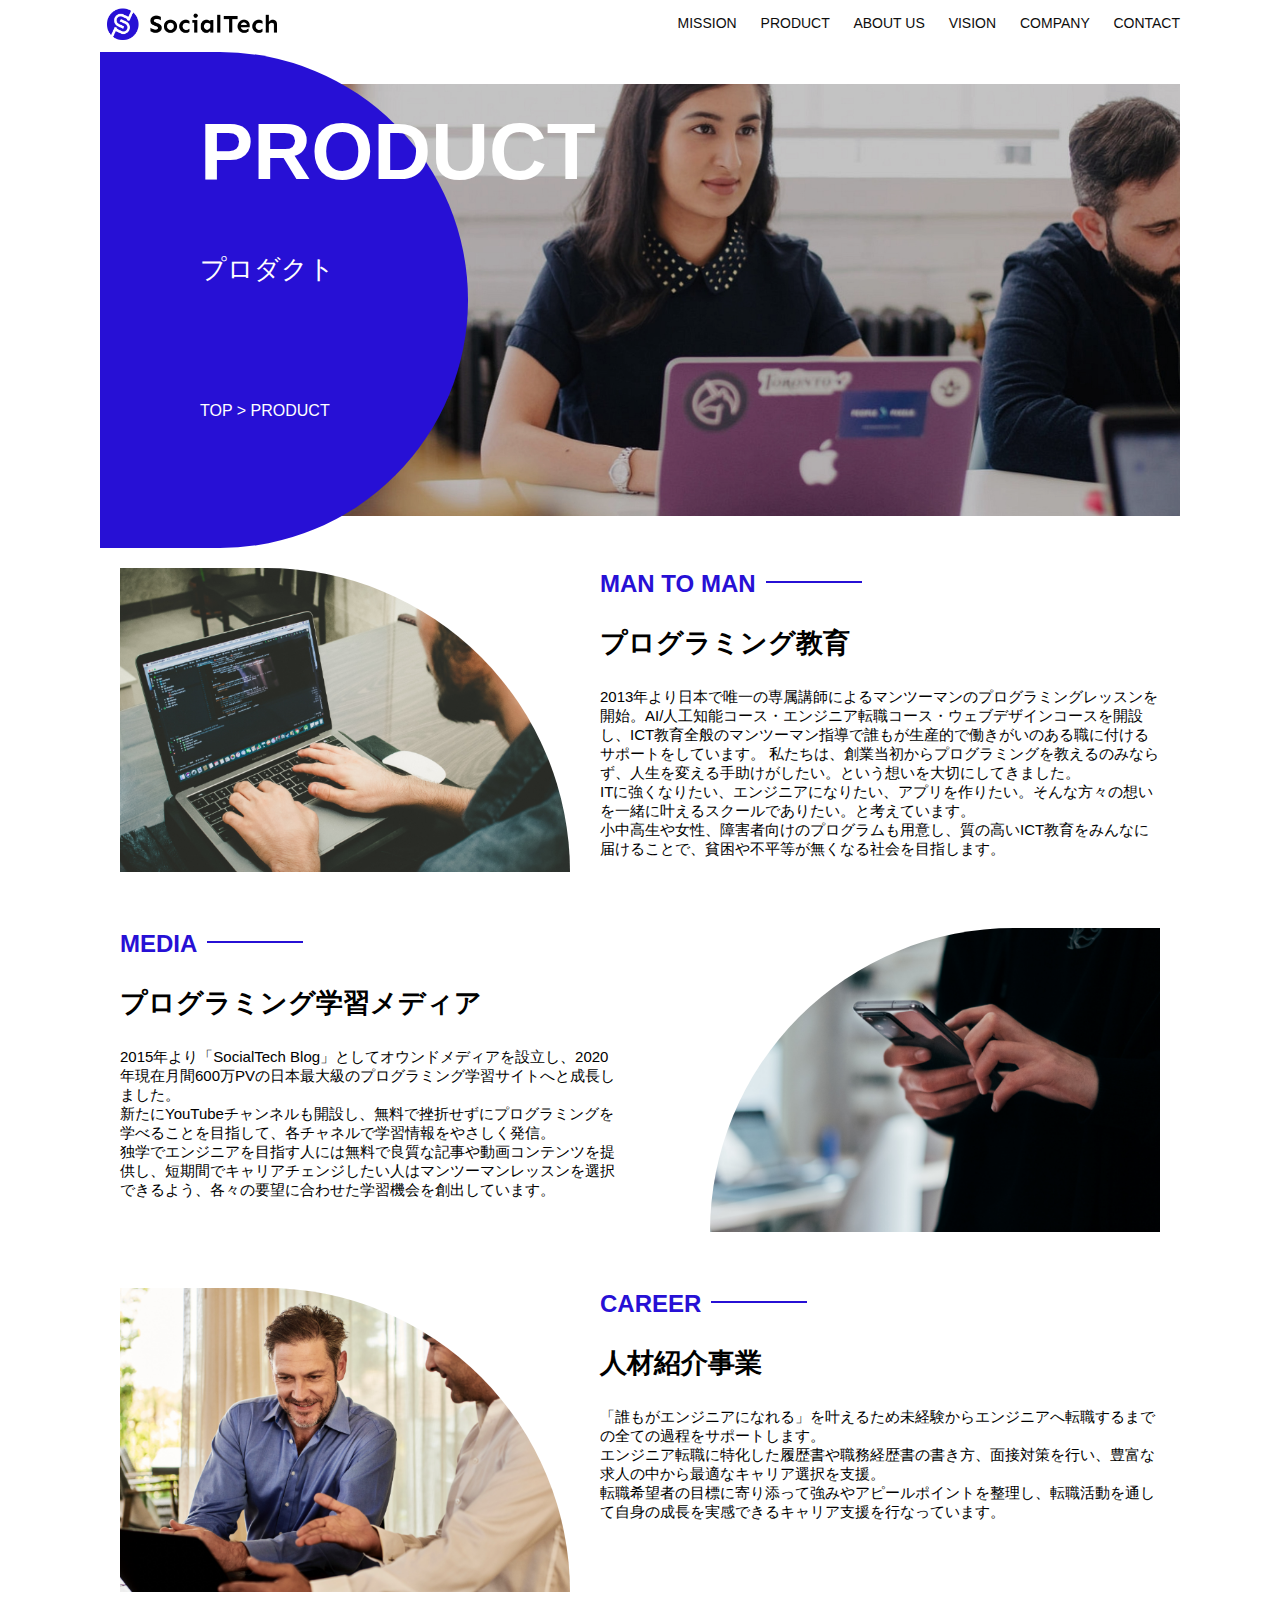
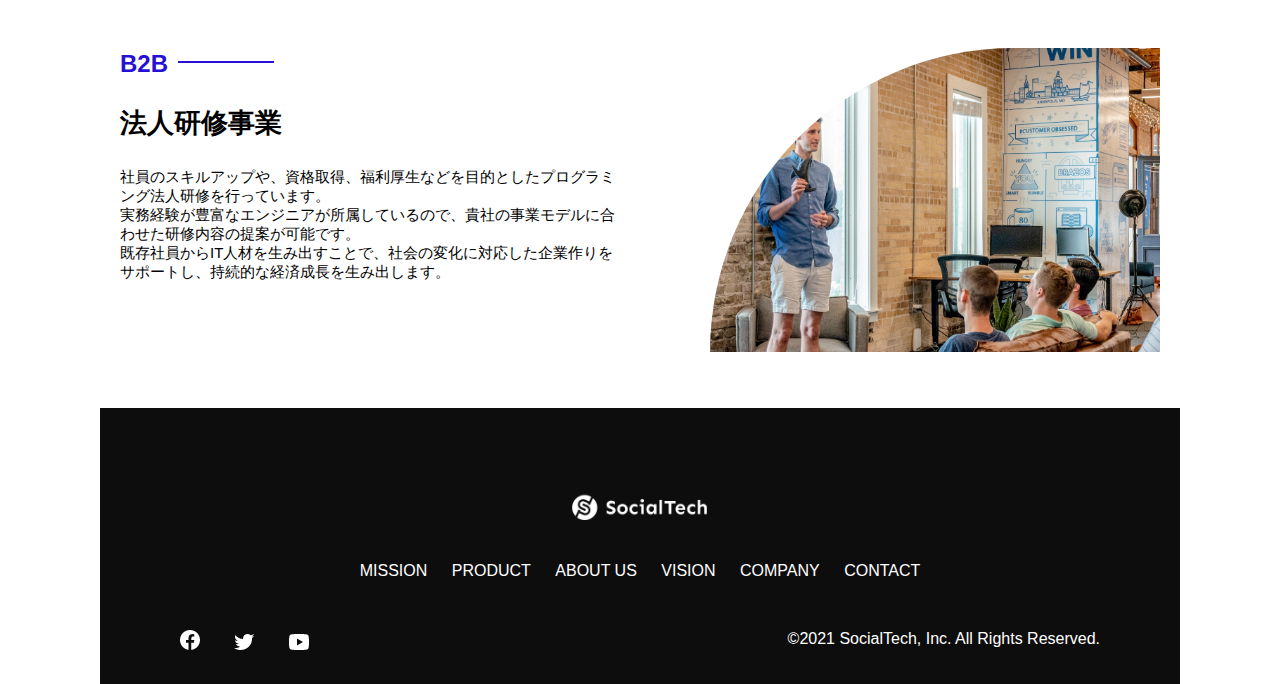
<file: product.html>
<!DOCTYPE html>
<html lang="ja">
<head>
    <meta charset="UTF-8">

    <meta name="viewport" content="width=device-width, initial-scale=1.0">
    <title>SocialTech -PRODUCT プロダクト-</title>
    <meta name="description" content="SocialTechの4つのプロダクトを紹介します">
<link rel="stylesheet" href="style.css">
</head>
<body>
  <header>
            <!--ロゴ-->    
            <a href="index.html" id="logo"><img src="images/logo.png" alt="トップページに戻る"></a>
            
            <!--PC用ナビゲーション-->
            <nav id="nav-pc">
            <a href="mission.html">MISSION</a>
            <a href="product.html">PRODUCT</a>
            <a href="index.html#aboutus">ABOUT US</a>
            <a href="index.html#vision">VISION</a>
            <a href="index.html#company">COMPANY</a>
            <a href="index.html#contact">CONTACT</a>
            </nav>
            <!--スマホ用メニューボタン-->
        <img id="menu-sp" src="images/button-menu.png" alt="ナビゲーションを開く" onclick="document.getElementById('nav-sp').style.display = 'block'">   
        
        <!--スマホ用ナビゲーション-->
        <nav id="nav-sp">
            <img id="close" src="images/button-close.png" alt="ナビゲーションを閉じる"  onclick="document.getElementById('nav-sp').style.display = 'none'">
            <a id="logo-sp" href="index.html" onclick="document.getElementById('nav-sp').style.display = 'none'">
                <img src="images/logo-sp.png" alt="トップページに戻る"></a>
            <a href="mission.html" class="menu" onclick="document.getElementById('nav-sp').style.display = 'none'">MISSION</a>
            <a href="product.html" class="menu" onclick="document.getElementById('nav-sp').style.display = 'none'">PRODUCT</a>
            <a href="index.html#aboutus" class="menu" onclick="document.getElementById('nav-sp').style.display = 'none'">ABOUT US</a>
            <a href="index.html#vision" class="menu" onclick="document.getElementById('nav-sp').style.display = 'none'">VISION</a>
            <a href="index.html#company" class="menu" onclick="document.getElementById('nav-sp').style.display = 'none'">COMPANY</a>
            <a href="index.html#contact" class="menu" onclick="document.getElementById('nav-sp').style.display = 'none'">CONTACT</a>
            <div id="sns">
                <a href="https://www.facebook.com/sejuku2013"><img src="images/button-facebook.png" alt="Facebookのリンク"></a>
                <a href="https://twitter.com/samuraijuku"><img src="images/button-twitter.png" alt="Twitterのリンク"></a>
                <a href="https://www.youtube.com/channel/UCCFOQO5aDK0xXam4cUQXT8g"><img src="images/button-youtube.png" alt="Youtubeのリンク"></a>
            </div>
        </nav> 
  </header>
  <main>
    <article>
        <section id="product-main">
            <div id="product-title">
                <h1>PRODUCT</h1>
                <span>プロダクト</span>
                <div>TOP > PRODUCT</div>
            </div>
        </section>
        <section class="product-section1">
            <img src="images/product/product-mantoman.png" alt="PCでコードを書く男性">
                <div>
                    <h2 class="product-h2">MAN TO MAN</h2>
                    <h3 class="product-h3">プログラミング教育</h3>
                    <p>
                        2013年より日本で唯一の専属講師によるマンツーマンのプログラミングレッスンを開始。AI/人工知能コース・エンジニア転職コース・ウェブデザインコースを開設し、ICT教育全般のマンツーマン指導で誰もが生産的で働きがいのある職に付けるサポートをしています。
                        私たちは、創業当初からプログラミングを教えるのみならず、人生を変える手助けがしたい。という想いを大切にしてきました。<br>
                        ITに強くなりたい、エンジニアになりたい、アプリを作りたい。そんな方々の想いを一緒に叶えるスクールでありたい。と考えています。<br>小中高生や女性、障害者向けのプログラムも用意し、質の高いICT教育をみんなに届けることで、貧困や不平等が無くなる社会を目指します。
                    </p>                   
                </div>           
        </section>
        <section class="product-section2">
                <div>
                    <h2 class="product-h2">MEDIA</h2>
                    <h3 class="product-h3">プログラミング学習メディア</h3>
                    <p>2015年より「SocialTech
                        Blog」としてオウンドメディアを設立し、2020年現在月間600万PVの日本最大級のプログラミング学習サイトへと成長しました。<br>新たにYouTubeチャンネルも開設し、無料で挫折せずにプログラミングを学べることを目指して、各チャネルで学習情報をやさしく発信。<br>独学でエンジニアを目指す人には無料で良質な記事や動画コンテンツを提供し、短期間でキャリアチェンジしたい人はマンツーマンレッスンを選択できるよう、各々の要望に合わせた学習機会を創出しています。        
                    </p>                   
                </div>
            <img src="images/product/product-media.png" alt="スマートフォンを操作する人">
        </section>
        <section class="product-section1">
            <img src="images/product/product-career.png" alt="笑顔で話し合う2人の男性">
                <div>
                    <h2 class="product-h2">CAREER</h2>
                    <h3 class="product-h3">人材紹介事業</h3>
                    <p>
                        「誰もがエンジニアになれる」を叶えるため未経験からエンジニアへ転職するまでの全ての過程をサポートします。<br>エンジニア転職に特化した履歴書や職務経歴書の書き方、面接対策を行い、豊富な求人の中から最適なキャリア選択を支援。<br>転職希望者の目標に寄り添って強みやアピールポイントを整理し、転職活動を通して自身の成長を実感できるキャリア支援を行なっています。<br>
                    </p>                   
                </div>
        </section>
        <section class="product-section2">
                <div>
                    <h2 class="product-h2">B2B</h2>
                    <h3 class="product-h3">法人研修事業</h3>
                    <p>
                        社員のスキルアップや、資格取得、福利厚生などを目的としたプログラミング法人研修を行っています。<br>実務経験が豊富なエンジニアが所属しているので、貴社の事業モデルに合わせた研修内容の提案が可能です。<br>既存社員からIT人材を生み出すことで、社会の変化に対応した企業作りをサポートし、持続的な経済成長を生み出します。
                    </p>                   
                </div>
            <img src="images/product/product-b2b.png" alt="講演中の男性とそれを聴く人々">
        </section>
    </article>
  </main>
  <footer>
        <div id="footer-logo">
            <img src="images/logo-sp.png" alt="SocialTech">
        </div>
        <div id="footer-link">
            <a href="mission.html">MISSION</a>
            <a href="product.html">PRODUCT</a>
            <a href="index.html#aboutus">ABOUT US</a>
            <a href="index.html#vision">VISION</a>
            <a href="index.html#company">COMPANY</a>
            <a href="index.html#contact">CONTACT</a>
        </div>
        <div id="sns-footer">
            <a href="https://www.facebook.com/sejuku2013"><img src="images/button-facebook.png" alt="Facebookのリンク"></a>
            <a href="https://twitter.com/samuraijuku"><img src="images/button-twitter.png" alt="Twitterのリンク"></a>
            <a href="https://www.youtube.com/channel/UCCFOQO5aDK0xXam4cUQXT8g"><img src="images/button-youtube.png" alt="Youtubeのリンク"></a>
            <span id="copyright">&copy;2021 SocialTech, Inc. All Rights Reserved. </span>
        </div>

  </footer>
</body>
</html>
</file>
<file: style.css>
/*PC、スマホ共通スタイル*/
body {
    font-family: "Source Sans Pro", "Hiragino Kaku Gothic ProN", Meiryo, Arial, sans-serif;
}
    p {
    font-size: 15px;
}
/*=========================
 PC用のスタイル 
 ==========================*/
@media screen and (min-width: 768px){
/* 横幅設定 */
body{
    max-width: 1080px;
    min-width: 900px;
    margin: 0 auto;
}

/* ヘッダー */
header{
    display: flex;
    justify-content: space-between;
}
/* ナビゲーションのレイアウト */
#nav-pc{
    font-size: 14px;
    padding-top: 15px;   
}
/* ナビゲーションのリンクの装飾設定 */
#nav-pc > a {
    text-decoration: none;
    margin-left: 20px;
}
#nav-pc > a:link {
    color: #0d0d0d;
}
#nav-pc > a:visited {
    color: #0d0d0d;
}
#nav-pc > a:hover {
    color: #0d0d0d;
    text-decoration: underline;
}
#nav-pc > a:active {
    color: #0d0d0d;
}
/* スマホ用ナビを非表示 */	
#nav-sp,	
#menu-sp {	
display: none;	
}
/*メインビジュアル*/
#main-visual{
    position: relative;
    height: 400px;
}
#main-message {
    position: absolute;
    top: 0;
    left: 0;
    background-color: #2710d5;
    color: #ffffff;
    border-radius: 0 0 476px 0;
    width: 100%;
    height: 100%;
    max-width: 620px;
    z-index: 11;
}
#main-message > h1 {
    font-size: 60px;
    font-weight: bold;
    margin: 100px 0  0 50px;
}
#main-message > p {
    font-size: 28px;
    margin: 0 0 0 50px;
}
#main-visual > img {
    max-width: 620px;
    position: absolute;
    top: 0;
    right: 0;
    z-index: 10;
    border-radius: 476px 0 0 0 ;
}
/*見出し*/
h2 {
    margin: 40px 0 0 0;    
}
h2::after {
    content: url(images/line.png);
    margin-left: 10px;
}
h3{
    font-size: 27px;
}
/* ミッション */
#mission {
    margin: 80px auto 80px auto;
    width: 100%;
}
#mission-flex{
    width: 100%;
    display: flex;
}
#mission-flex > div{ 
    width: 50%;
    margin: 20px;
}
#mission-photo {
    width: 100%;
}
#s2dgs {
    margin-top: 50px;
    width: 100%;
}
/*プロダクト*/
#product{
    background-color: #fafafa;
    margin: 80px 0;
    padding: 10px 40px 0px 40px;
}

/*外枠*/
#product > div{
    margin-top: 40px;
    display: flex;
}
/*左のカラム*/
#product-left{
    width: 50%;
    margin-right: 20px;   
}
/*右のカラム*/
#product-right{
    width: 50%;
    margin-left: 20px;
    margin-top: 80px;   
}
/*画像＋説明の枠*/
#product-left > div{
    position: relative;
    height: 480px;
    margin-right: 20px;
}
#product-right > div{
    position: relative;
    height: 480px;
    margin-left: 20px;
}
/*画像*/
.product-photo{
    width: 100%;
}
/*説明文の枠*/
.product-explain{
    background-color: #ffffff;
    position: absolute;
    left: 0;
    top: 280px;
    margin: 0 40px;
    padding: 20px;
    box-shadow: 5px 5px 10px rgba(0,0,0,0.05); 
}
/*説明文の英語*/
.product-explain > span{
    color: #2710d5;
    font-weight: bold;
    font-size: 16px;
    margin: 0;
}
/*説明文の見出し*/
.product-explain > h3{
    font-size: 20px;
    margin: 5px 0;
}
/*説明文*/
.product-explain > p{
    font-size: 14px;
    margin: 0;
}
/*もっとみるボタン*/
#product-more{
    margin: 0 auto -42px ;
}
/*ABOUT US*/
#aboutus{
    margin: 80px auto;
}
/*3つの組織文化と画像を入れる枠*/
#aboutus > div{
    display: flex;
}   
/*画像*/
.culture-img{
    width: 100%;
    align-self: flex-start;
}
.culture-img2{
    margin-top: 50px;
    width: 100%;
}
/*表*/
.culture-table{
    margin-right: 50px;
}
.culture-num{
    font-size: 80px;
    color: #2710d5;
    margin: 0 20px 0 0;
}
.culture-en{
    color: #2710d5;
    font-weight: bold;
    font-size: 24px;
    display: block;
}
.culture-jp{
    font-size: 28px;
    font-weight: bold;
}
.culture-description{
    margin: 0;
}
/*ビジョン*/
#vision{
    margin: 80px auto;
}
/*section内の外枠*/
#vision > div{
    width: 100%;
    display: flex;
    justify-content: space-between;
    flex-wrap: wrap;
}
/*１つ１つの行動指針の枠*/
.vision-box{
    width: 300px;
    height: 300px;
    margin-bottom: 30px;
    position: relative;
}
/*画像*/
.vision-box > img{
    width: 100%;
    height: auto;
    position: absolute;
    top: 0;
    left: 0;
    z-index: 30;
}
/*見出しと説明文*/
.vision-box > span{
    position: absolute;
    top: 0;
    left: 0;
    z-index: 31;
    margin-right: 20px;
}
/*英語の見出し*/
.vision-box > span > h4{
    color: #2710d5;
    font-size: 19px;
    margin-top: 80px;
}
.vision-box > span > h4::first-letter{
    font-size: 40px;
}
/*日本語の見出し*/
.vision-box > span > h5{
    font-size: 20px;
    margin: 0;
}
/*説明文*/
.vision-box > span > p{
    margin-top: 10px;
}
/*会社概要*/
#company{
    margin: 80px auto;
}
#company-table{
    width: 100%;    
}
.tableheader{
    text-align: left;
    padding: 20px;
    border-bottom-color: #2710d5;
    border-bottom-width: 1px;
    border-bottom-style: solid;
    width: 100px;
}
.tableheader-first{
    text-align: left;
    padding: 20px;
    border-bottom-color: #2710d5;
    border-bottom-width: 1px;
    border-bottom-style: solid;
    width: 100px;
    border-top-color: #2710d5;
    border-top-width: 1px;
    border-top-style: solid;
}
.cell{
    padding: 30px;
    border-bottom-color: #ececec;
    border-bottom-width: 1px;
    border-bottom-style: solid;
}
.cell-first{    
    padding: 30px;
    border-bottom-color: #ececec;
    border-bottom-width: 1px;
    border-bottom-style: solid;
    border-top-color: #ececec;
    border-top-width: 1px;
    border-top-style: solid;
}
#company > iframe{
    width: 100%;
    height: 368px;
    margin-top: 40px;
}
/*お問い合わせ*/
#contact{
    margin: 80px auto;
}
/*外枠*/
#contact > form > div{
    display: flex;
    flex-direction: row;
    flex-wrap: wrap;
    padding-bottom: 30px;
}
/*左の見出し*/
.contact-heading{
    width: 240px;
    align-self: center;
}
/*見出しのラベル*/
.contact-label{
    font-weight: bold;
}
/*必須*/
.contact-span{
    color: #ce2222;
    margin-left: 20px;
    font-weight: bold;
}
/*テキストボックス*/
.contact-textbox{
    border-top: 0;
    border-left: 0;
    border-right: 0;
    border-bottom-width: 1px;
    border-bottom-color: #707070;
    border-bottom-style: solid;
    background-color: #fafafa;
    width: 400px;
    height: 56px;
}
/*お問い合わせ内容のテキストエリア*/
.contact-textarea{
    border-top: 0;
    border-left: 0;
    border-right: 0;
    border-bottom-width: 1px;
    border-bottom-color: #707070;
    border-bottom-style: solid;
    background-color: #fafafa;
    width: 400px;
    height: 200px;
}
/*個人情報の取り扱い*/
details{
    width: 700px;
}
details > div{
    background-color: #fafafa;
    padding: 20px;
}
details > div > span{
    font-weight: bold;
}
/*フッター*/
footer{
    background-color: #0d0d0d;
    text-align: center;
    padding: 80px 80px 30px 80px;
}
#footer-logo{
    margin-bottom: 30px;
}
/*ハイパーリンク*/
#footer-link{
    margin-bottom: 50px;
}
#footer-link > a{
    text-decoration: none;
    margin: 10px;
}
#footer-link > a:link{
    color: #ffffff;
}
#footer-link > a:visited{
    color: #ffffff;
}
#footer-link > a:hover{
    color: #ffffff;
    text-decoration: underline;   
}
#footer-link > a:active{
    color: #ffffff;
}
/*SNSボタン*/
#sns-footer{
    text-align: left;
    width: 100%;
}
#sns-footer > a{
    margin-right: 30px;
}
/*コピーライト*/
#copyright{
    color: #ffffff;
    float: right;
}
/* ミッション.htmlのスタイル */
/* ミッションのメインビジュアル */
#mission-main {
    height: 496px;
    width: 100%;
    background-image: url(images/mission/mission-main.png);
    background-repeat: no-repeat;
    background-position-y: center;
}
#mission-title {
    background-color: #2710d5;
    width: 368px;
    color: #ffffff;
    height: 496px;
    border-radius: 0 248px 248px  0;
    position: relative;
}
#mission-title > h1 {
    position: absolute;
    top: 0;
    left: 100px;
    font-size: 80px;
}
#mission-title > span {
    position: absolute;
    top: 200px;
    left: 100px;
    font-size: 26px;
}
#mission-title > div {
    position: absolute;
    top: 350px;
    left: 100px;
    font-size: 16px;
}
#mission-s2dgs {
    width: 100%;
    margin: 20px;
}
.mission-h2 {
    color: #2710d5;
    font-size: 40px;
}
.mission-h2::after {
    content: none;
}
#mission-5goals {
    margin: 20px;
    display: flex;
}
#mission-5goals > div {
    flex-grow: 1;
    padding: 20px;
}
#mission-5goals > div > div {
    margin-bottom: 40px;
}
.fivegoals-image-right {
    float: right;
    margin: 20px;
}
.fivegoals-image-left {
    float: left;
    margin: 20px;
}
.fivegoals-number {
    color: #2710d5;
    font-size: 48px;
    margin: 0;
}
.fivegoals-h3 {
    font-size: 28px;
    margin: 0;
}
.fivegoals-p {
    margin: 0;
}
/* プロダクト.htmlのスタイル */
/* プロダクトのメインビジュアル */
#product-main {
    height: 496px;
    width: 100%;
    background-image: url(images/product/product-main.png);
    background-repeat: no-repeat;
    background-position-y: center;
}
#product-title {
    background-color: #2710d5;
    width: 368px;
    color: #ffffff;
    height: 496px;
    border-radius: 0 248px 248px  0;
    position: relative;
}
#product-title > h1 {
    position: absolute;
    top: 0;
    left: 100px;
    font-size: 80px;
}
#product-title > span {
    position: absolute;
    top: 200px;
    left: 100px;
    font-size: 26px;
}
#product-title > div {
    position: absolute;
    top: 350px;
    left:100px;
    font-size: 16px;
}
/* セクション１ */
.product-section1 {
    position: relative;
    margin: 20px;
    height: 340px;
}

.product-section1 > img {
    position: absolute;
    top: 0;
    left: 0;
    width: 450px;
    margin: 0 40px 30px 0;
    border-radius: 0 432px 0 0;
}
.product-section1 > div {
    position: absolute;
    top: 0;
    left: 480px;   
}
.product-section2 {
    position: relative;
    height: 340px;
    margin: 20px;
}
.product-section2 > img {
    position: absolute;
    top: 0;
    right: 0;
    width: 450px;
    margin: 0 0 30px 40px;
    border-radius: 432px 0 0 0;
}
.product-section2 > div {
    width: 500px;
    position: absolute;
    top: 0;
    left: 0;
}
.product-h2 {
    color: #2710d5;
    font-size: 24px;
    margin: 0;
}
.product- h3 {
    font-size: 28px;
    margin: 0;
}



}
/*======================
スマートフォン用のスタイル
=====================*/
@media screen and (max-width: 767px){
    body{
        min-width: 375px;
        margin: 0;
    }
    /*PC用ナビゲーション非表示*/
    #nav-pc{
        display: none;
    }
    /*ハンバーガーメニュー*/
    #menu-sp{
        float: right;
        padding: 0;
    }
    /*スマートフォン用ナビゲーションの表示切替*/
    /*初期状態、レイアウトと非表示設定*/
    #nav-sp{
        background-color: #2710d5;
        position: absolute;
        left: 0;
        top: 0;
        height: 100%;
        width: 100%;
        display: none;
        z-index: 100;

    }
    /*xボタン*/
    #close{
        position: absolute;
        top: 20px;
        right: 20px;
    }

    /*ナビゲーションメニュー用ロゴ*/
    #logo-sp{
        margin: 80px 0 30px 20px;
    }

    /*ナビゲーションのリンクの装飾設定*/
    #nav-sp > a{
        display: block;
    }
    #nav-sp > a:link {
        color: #ffffff;
    }
    #nav-sp > a:visited {
        color: #ffffff;
    }
    #nav-sp > a:hover {
        color: #ffffff;
        text-decoration: underline;
    }
    #nav-sp > a:active {
        color: #ffffff;
    }
    #nav-sp > .menu {
        text-decoration: none;
        display: block;
        margin: 0 20px;
        height: 44px;
        font-size: 16px;
        background-image: url(images/arrow.png);
        background-repeat: no-repeat;
        background-position: right top;
    }
   /*SNSボタン*/
   #sns {
    position: absolute;
    bottom: 20px;
    left: 20px;
   }
   #sns > a {
    margin-right: 30px;
   }
/*メインビジュアル*/
#main-visual {
    position: relative;
    height: 470px;
    width: 100%;
    overflow: hidden;
}
#main-visual > div {
    position: absolute;
    top: 0;
    left: 0;
    background-color: #2710d5;
    color: white;
    border-radius: 0 0 476px 0;
    text-align: center;
    height: 280px;
    width: 100%;
    z-index: 11;
}
#main-visual > div > h1 {
    font-size: 28px;
    margin: 90px 0 0 0;
}
#main-visual > div > p {
    margin:0;
}
#main-visual > img {
    width: 100%;
    border-radius: 476px 0 0 0;
    z-index: 10;
    position: absolute;
    bottom: 0;
    right: 0;
}
/*見出し*/
h2::after {
    content: url(images/line.png);
    margin-left: 10px;
}
h3 {
    font-size: 24px;
    margin: 10px 0 0 0;
}
/*ミッション*/
#mission {
    margin: 20px;
}
#mission-photo {
    width: 100%;
}
#s2dgs {
    width: 100%;
}
 /* プロダクト */
 #product {
    background-color: #fafafa;
    padding-top: 10px;
  }

  #product h2 {
    margin-left: 20px;
  }
  /* 外枠 */
  /* 左右のカラム　スマホでは縦並び */
  #product-left,
  #product-right {
    margin-right: 20px;
    margin-left: 20px;
  }
    /* 画像＋説明の枠 */
    #product-left > div,
    #product-right > div {
        position: relative;
        height: 540px;
    }
    /* 説明文の枠 */
    .product-explain {
        background-color: #ffffff;
        position: absolute;
        left: 0;
        bottom: 50px;
        padding: 20px;
        box-shadow: 5px 5px 10px rgba(0,0,0,0.05);
    }
    .product-explain > span {
        color: #2710d5;
        font-weight: bold;
        font-size: 16px;
        margin: 0px;
    } 
    .product-explain > h3 {
        margin: 10px 0;
    }
    /* 画像 */
    .product-photo {
        width: 100%;
    }
    .product-more > img {
        margin: 0 0 -42px 20px;
    }
/* ABOUT US */
    #aboutus {
    margin: 80px 20px;
    }
    #aboutus > div {
        display: flex;
        flex-direction: column;
    }
    .culture-table {
        width: 100%;
        padding-right: 20px;
        order: 2;
    }
    .culture-img {
        width: 100%;
        order: 1;
    }
    .culture-img2 {
        width: 100%;
    }
    .culture-num {
        font-size: 80px;
        color: #2710d5;
    }
    .culture-en {
        color: #2710d5;
        font-weight: bold;
        font-size: 24px;
        display: block;
    }
    .culture-jp {
        display: block;
    }
    .culture-description {
        margin: 0;
    }
/* vision */
#vision {
    margin: 80px 20px;
}
/*行動指針の枠*/
.vision-box{
    width: 300px;
    height: 300px;
    margin-bottom: 30px;
    position: relative;
}
/*画像*/
.vision-box > img{
    width: 300px;
    height: auto;
    position: absolute;
    top: 0;
    left: 0;
    z-index: 30;
}
/*見出しと説明文*/
.vision-box > span{
    position: absolute;
    top: 0;
    left: 0;
    z-index: 31;
    margin-right: 20px;
}
/*英語の見出し*/
.vision-box > span > h4{
    color: #2710d5;
    font-size: 22px;
    margin: 60px 0 0 0;
}
/*日本語の見出し*/
.vision-box > span > h5{
    font-size: 20px;
    margin: 0;
}
/*説明文*/
.vision-box > span > p{
    margin-top: 10px;
}
/*会社概要*/
#company{
    margin: 0 20px;
}
#company > h3{
    margin-bottom: 20px;
}
#company-table{
    width: 100%;    
}
.tableheader{
    text-align: left;
    padding: 20px;
    border-bottom-color: #2710d5;
    border-bottom-width: 1px;
    border-bottom-style: solid;
    width: 50px;
}
.tableheader-first{
    text-align: left;
    padding: 20px;
    border-bottom-color: #2710d5;
    border-bottom-width: 1px;
    border-bottom-style: solid;
    width: 50px;
    border-top-color: #2710d5;
    border-top-width: 1px;
    border-top-style: solid;
}
.cell{
    padding: 20px;
    border-bottom-color: #ececec;
    border-bottom-width: 1px;
    border-bottom-style: solid;
}
.cell-first{    
    padding: 20px;
    border-bottom-color: #ececec;
    border-bottom-width: 1px;
    border-bottom-style: solid;
    border-top-color: #ececec;
    border-top-width: 1px;
    border-top-style: solid;
}
#company > iframe{
    width: 100%;
    height: 240px;
    margin-top: 40px;
}
/*お問い合わせ*/
#contact{
    margin: 80px 20px;
}
/* contactの見出し */
#contact > h3{
    margin-bottom: 20px;
}
/*外枠*/
#contact > form > div{
    margin-bottom: 20px;
}
/*左の見出し*/
.contact-heading{
    margin-bottom: 20px;
}
/*見出しのラベル*/
.contact-label{
    font-weight: bold;
}
/*必須*/
.contact-span{
    color: #ce2222;
    margin-left: 20px;
    font-weight: bold;
}
/*テキストボックス*/
.contact-textbox{
    border-top: 0;
    border-left: 0;
    border-right: 0;
    border-bottom-width: 1px;
    border-bottom-color: #707070;
    border-bottom-style: solid;
    background-color: #fafafa;
    min-width: 300px;
    width: 100%;
}
/*お問い合わせ内容のテキストエリア*/
.contact-textarea{
    border-top: 0;
    border-left: 0;
    border-right: 0;
    border-bottom-width: 1px;
    border-bottom-color: #707070;
    border-bottom-style: solid;
    background-color: #fafafa;
    width: 100%;
    height: 150px;
}
/* ラジオボタン */
.radiobutton {
    margin: 20px;
}
/* ラジオボタンのラベル */
.radiobutton +label::after{
    content: "\A";
    white-space: pre;
    
}
/*個人情報の取り扱い*/
details{
    width: 700px;
}
details > div{
    background-color: #fafafa;
    padding: 20px;
}
details > div > span{
    font-weight: bold;
}
/*フッター*/
footer{
    background-color: #0d0d0d;
    padding: 30px 20px 50px 20px;
}
#footer-logo{
    margin: 30px;
}
/*ハイパーリンク*/
#footer-link{
    margin-bottom: 50px;
}
#footer-link > a{
    text-decoration: none;
    margin: 0 20px 30px 0;
    display: block;
    background-image: url(images/arrow.png);
    background-repeat: no-repeat;
    background-position: right top;
}
#footer-link > a:link{
    color: #ffffff;
}
#footer-link > a:visited{
    color: #ffffff;
}
#footer-link > a:hover{
    color: #ffffff;
    text-decoration: underline;   
}
#footer-link > a:active{
    color: #ffffff;
}
/*SNSボタン*/
#sns-footer{
    text-align: left;
    width: 100%;
}
#sns-footer > a{
    margin-right: 30px;
}
/*コピーライト*/
#copyright{
    font-size: 12px;
    display: block;
    margin: 30px 0 0 0;
    color: #ffffff;
    float: right;
}
/* ミッション.htmlのスタイル */
/* ミッションのメインビジュアル */
#mission-main {
    height: 256px;
    width: 100%;
    background-image: url(images/mission/mission-main.png);
    background-repeat: no-repeat;
    background-position-y: center;
    background-size: auto 208px;
}
#mission-title {
    background-color: #2710d5;
    width: 136px;
    color: #ffffff;
    height: 256px;
    border-radius: 0 248px 248px  0;
    position: relative;
}
#mission-title > h1 {
    position: absolute;
    top: 0px;
    left: 20px;
    font-size: 40px;
}
#mission-title > span {
    position: absolute;
    top: 110px;
    left: 20px;
    font-size: 18px;
}
#mission-title > div {
    position: absolute;
    top: 180px;
    left: 20px;
    font-size: 13px;
}
#mission-s2dgs {
    margin: 20px;
}
.mission-h2 {
    color: #2710d5;
    font-size: 38px;
}
.mission-h2::after {
    content: none;
}
#mission-s2dgs >img {
    width: 100%;
}    
#mission-5goals {
    margin: 20px;
}
#mission-5goals > div > div {
    margin-bottom: 40px;
}
#s2dgs-image {
    width: 100%;
}
.fivegoals-image-right {
    margin: 20px auto;
    display: block;
}
.fivegoals-image-left {
    margin: 20px auto;
    display: block;
}
.fivegoals-number {
    color: #2710d5;
    font-size: 48px;
    margin: 0;
}
.fivegoals-h3 {
    font-size: 28px;
    margin: 0;
}
.fivegoals-p {
    margin: 0;
}
/* プロダクト.htmlのスタイル */
/* プロダクトのメインビジュアル */
#product-main {
    height: 256px;
    width: 100%;
    background-image: url(images/product/product-main.png);
    background-repeat: no-repeat;
    background-position-y: center;
    background-size: auto 208px;
}
#product-title {
    background-color: #2710d5;
    width: 136px;
    color: #ffffff;
    height: 256px;
    border-radius: 0 248px 248px  0;
    position: relative;
}
#product-title > h1 {
    position: absolute;
    top: 0;
    left: 20px;
    font-size: 40px;
}
#product-title > span {
    position: absolute;
    top: 110px;
    left: 20px;
    font-size: 18px;
}
#product-title > div {
    position: absolute;
    top: 180px;
    left: 20px;
    font-size: 13px;
}
/* セクション１ */
.product-section1 {
    margin: 20px;
}

.product-section1 > img {
    width: 100%;
    border-radius: 0 300px 0 0;
}
.product-section2 {
    margin: 20px;
    display: flex;
    flex-direction: column;
}
.product-section2 > img {
    order: 1;
    width: 100%;
    border-radius: 300px 0 0 0;
}
.product-section2 > div {
    order: 2;
}
.product-h2 {
    color: #2710d5;
    font-size: 24px;
    margin: 0;
}
.product- h3 {
    font-size: 28px;
    margin: 0;
}

}
</file>
